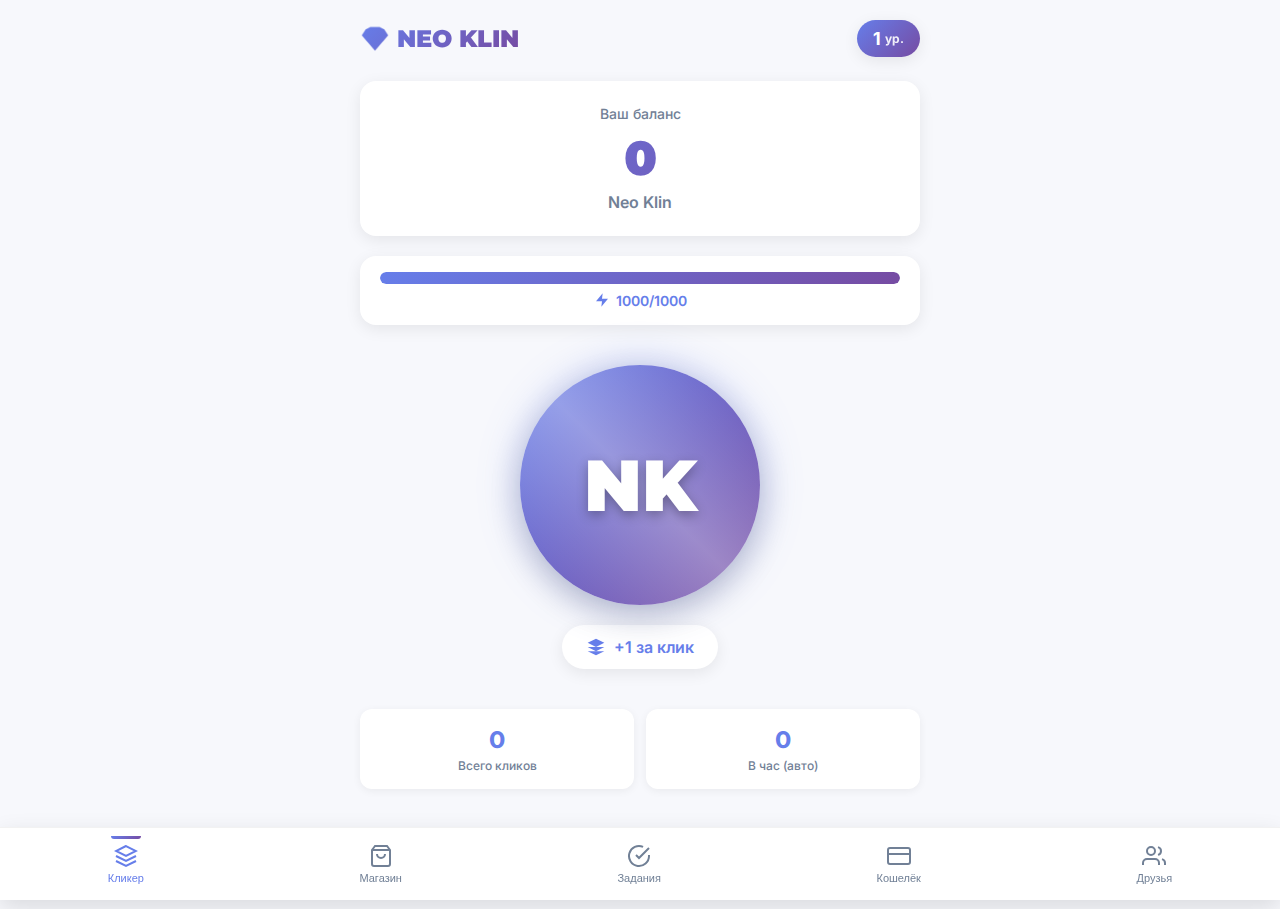
<file: index.html>
<!DOCTYPE html>
<html lang="ru">
<head>
    <meta charset="UTF-8">
    <meta name="viewport" content="width=device-width, initial-scale=1.0">
    <title>Neo Klin - Заработай Реальные Деньги!</title>
    <link rel="stylesheet" href="style.css">
    <link rel="preconnect" href="https://fonts.googleapis.com">
    <link rel="preconnect" href="https://fonts.gstatic.com" crossorigin>
    <link href="https://fonts.googleapis.com/css2?family=Montserrat:wght@400;600;700;800;900&family=Inter:wght@300;400;500;600;700&display=swap" rel="stylesheet">
</head>
<body>
    <!-- Навигация -->
    <nav class="bottom-nav">
        <button class="nav-btn active" data-screen="tap">
            <svg width="24" height="24" viewBox="0 0 24 24" fill="none" stroke="currentColor" stroke-width="2">
                <path d="M12 2L2 7l10 5 10-5-10-5zM2 17l10 5 10-5M2 12l10 5 10-5"/>
            </svg>
            <span>Кликер</span>
        </button>
        <button class="nav-btn" data-screen="shop">
            <svg width="24" height="24" viewBox="0 0 24 24" fill="none" stroke="currentColor" stroke-width="2">
                <path d="M6 2L3 6v14a2 2 0 0 0 2 2h14a2 2 0 0 0 2-2V6l-3-4z"/>
                <line x1="3" y1="6" x2="21" y2="6"/>
                <path d="M16 10a4 4 0 0 1-8 0"/>
            </svg>
            <span>Магазин</span>
        </button>
        <button class="nav-btn" data-screen="quests">
            <svg width="24" height="24" viewBox="0 0 24 24" fill="none" stroke="currentColor" stroke-width="2">
                <path d="M22 11.08V12a10 10 0 1 1-5.93-9.14"/>
                <polyline points="22 4 12 14.01 9 11.01"/>
            </svg>
            <span>Задания</span>
        </button>
        <button class="nav-btn" data-screen="wallet">
            <svg width="24" height="24" viewBox="0 0 24 24" fill="none" stroke="currentColor" stroke-width="2">
                <rect x="1" y="4" width="22" height="16" rx="2" ry="2"/>
                <line x1="1" y1="10" x2="23" y2="10"/>
            </svg>
            <span>Кошелёк</span>
        </button>
        <button class="nav-btn" data-screen="referrals">
            <svg width="24" height="24" viewBox="0 0 24 24" fill="none" stroke="currentColor" stroke-width="2">
                <path d="M17 21v-2a4 4 0 0 0-4-4H5a4 4 0 0 0-4 4v2"/>
                <circle cx="9" cy="7" r="4"/>
                <path d="M23 21v-2a4 4 0 0 0-3-3.87"/>
                <path d="M16 3.13a4 4 0 0 1 0 7.75"/>
            </svg>
            <span>Друзья</span>
        </button>
    </nav>

    <!-- Экран 1: Кликер -->
    <div class="screen active" id="tap-screen">
        <div class="header">
            <div class="logo">
                <h1>💎 NEO KLIN</h1>
            </div>
            <div class="user-stats">
                <div class="level-badge">
                    <span class="level-number" id="userLevel">1</span>
                    <span class="level-text">ур.</span>
                </div>
            </div>
        </div>

        <div class="balance-section">
            <div class="balance-label">Ваш баланс</div>
            <div class="balance-amount" id="balance">0</div>
            <div class="balance-currency">Neo Klin</div>
        </div>

        <div class="energy-section">
            <div class="energy-bar-container">
                <div class="energy-bar" id="energyBar"></div>
            </div>
            <div class="energy-text">
                <svg width="16" height="16" viewBox="0 0 24 24" fill="currentColor">
                    <polygon points="13 2 3 14 12 14 11 22 21 10 12 10 13 2"/>
                </svg>
                <span id="energyText">1000/1000</span>
            </div>
        </div>

        <div class="tap-area">
            <button class="coin-btn" id="coinBtn">
                <div class="coin-inner">
                    <span class="coin-text">NK</span>
                    <div class="coin-shine"></div>
                </div>
            </button>
            <div class="tap-info">
                <div class="tap-power">
                    <svg width="20" height="20" viewBox="0 0 24 24" fill="currentColor">
                        <path d="M12 2L2 7l10 5 10-5-10-5zM2 17l10 5 10-5M2 12l10 5 10-5"/>
                    </svg>
                    <span>+<span id="tapPower">1</span> за клик</span>
                </div>
            </div>
        </div>

        <div class="stats-mini">
            <div class="stat-item">
                <div class="stat-value" id="totalClicks">0</div>
                <div class="stat-label">Всего кликов</div>
            </div>
            <div class="stat-item">
                <div class="stat-value" id="autoIncome">0</div>
                <div class="stat-label">В час (авто)</div>
            </div>
        </div>
    </div>

    <!-- Экран 2: Магазин -->
    <div class="screen" id="shop-screen">
        <div class="screen-header">
            <h2>💎 Магазин улучшений</h2>
            <p class="screen-subtitle">Увеличь свой доход!</p>
        </div>

        <div class="upgrades-container" id="upgradesContainer">
            <!-- Карточки улучшений генерируются JS -->
        </div>
    </div>

    <!-- Экран 3: Задания -->
    <div class="screen" id="quests-screen">
        <div class="screen-header">
            <h2>🎯 Задания</h2>
            <p class="screen-subtitle">Выполняй и получай бонусы!</p>
        </div>

        <!-- Ежедневные награды -->
        <div class="daily-rewards">
            <h3 class="section-title">📅 Ежедневный вход</h3>
            <div class="daily-grid" id="dailyGrid">
                <!-- Генерируется JS -->
            </div>
        </div>

        <!-- Достижения -->
        <div class="achievements-section">
            <h3 class="section-title">🏆 Достижения</h3>
            <div class="achievements-list" id="achievementsList">
                <!-- Генерируется JS -->
            </div>
        </div>

        <!-- Социальные задания -->
        <div class="social-quests">
            <h3 class="section-title">📱 Социальные задания</h3>
            <div class="social-list" id="socialList">
                <!-- Генерируется JS -->
            </div>
        </div>
    </div>

    <!-- Экран 4: Кошелёк -->
    <div class="screen" id="wallet-screen">
        <div class="screen-header">
            <h2>💰 Вывод средств</h2>
            <p class="screen-subtitle">Забирай заработанное!</p>
        </div>

        <div class="withdraw-section">
            <div class="withdraw-balance">
                <div class="withdraw-label">Доступно к выводу</div>
                <div class="withdraw-amount" id="withdrawBalance">0 ₸</div>
            </div>

            <div class="withdraw-progress">
                <div class="progress-bar-container">
                    <div class="progress-bar" id="withdrawProgress"></div>
                </div>
                <div class="progress-text">
                    <span id="withdrawCurrent">0</span> из <span id="withdrawMin">5000</span> ₸
                </div>
            </div>

            <div class="withdraw-form">
                <div class="form-group">
                    <label>Способ вывода</label>
                    <select id="withdrawMethod">
                        <option value="kaspi">Kaspi Gold</option>
                        <option value="phone">Номер телефона</option>
                    </select>
                </div>

                <div class="form-group">
                    <label>Номер для вывода</label>
                    <input type="text" id="withdrawNumber" placeholder="+7 (___) ___-__-__">
                </div>

                <div class="form-group">
                    <label>Сумма вывода (₸)</label>
                    <input type="number" id="withdrawAmount" placeholder="5000" min="5000">
                </div>

                <button class="btn-primary" id="withdrawBtn" disabled>
                    Подать заявку на вывод
                </button>

                <div class="withdraw-info">
                    ℹ️ Минимальная сумма вывода - 5000 ₸<br>
                    ⏰ Обработка заявок - до 24 часов<br>
                    💵 Курс: 1000 NK = 1000 ₸
                </div>
            </div>

            <div class="withdraw-history">
                <h3 class="section-title">📋 История выплат</h3>
                <div class="history-list" id="historyList">
                    <div class="empty-state">
                        <svg width="64" height="64" viewBox="0 0 24 24" fill="none" stroke="currentColor" stroke-width="1.5">
                            <circle cx="12" cy="12" r="10"/>
                            <line x1="12" y1="16" x2="12" y2="12"/>
                            <line x1="12" y1="8" x2="12.01" y2="8"/>
                        </svg>
                        <p>Пока нет заявок на вывод</p>
                    </div>
                </div>
            </div>
        </div>
    </div>

    <!-- Экран 5: Рефералы -->
    <div class="screen" id="referrals-screen">
        <div class="screen-header">
            <h2>👥 Пригласи друзей</h2>
            <p class="screen-subtitle">Получай 10% от их кликов!</p>
        </div>

        <div class="referral-stats">
            <div class="ref-stat-card">
                <div class="ref-stat-value" id="refCount">0</div>
                <div class="ref-stat-label">Друзей</div>
            </div>
            <div class="ref-stat-card">
                <div class="ref-stat-value" id="refEarnings">0</div>
                <div class="ref-stat-label">Заработано</div>
            </div>
        </div>

        <div class="referral-link-section">
            <div class="referral-link">
                <input type="text" id="refLink" value="https://neoklin.kz/ref/12345" readonly>
                <button class="btn-copy" id="copyRefBtn">
                    <svg width="20" height="20" viewBox="0 0 24 24" fill="none" stroke="currentColor" stroke-width="2">
                        <rect x="9" y="9" width="13" height="13" rx="2" ry="2"/>
                        <path d="M5 15H4a2 2 0 0 1-2-2V4a2 2 0 0 1 2-2h9a2 2 0 0 1 2 2v1"/>
                    </svg>
                </button>
            </div>
            <button class="btn-share" id="shareBtn">
                <svg width="20" height="20" viewBox="0 0 24 24" fill="none" stroke="currentColor" stroke-width="2">
                    <circle cx="18" cy="5" r="3"/>
                    <circle cx="6" cy="12" r="3"/>
                    <circle cx="18" cy="19" r="3"/>
                    <line x1="8.59" y1="13.51" x2="15.42" y2="17.49"/>
                    <line x1="15.41" y1="6.51" x2="8.59" y2="10.49"/>
                </svg>
                Поделиться ссылкой
            </button>
        </div>

        <div class="referral-list">
            <h3 class="section-title">Твои рефералы</h3>
            <div class="ref-list-container" id="refListContainer">
                <div class="empty-state">
                    <svg width="64" height="64" viewBox="0 0 24 24" fill="none" stroke="currentColor" stroke-width="1.5">
                        <path d="M17 21v-2a4 4 0 0 0-4-4H5a4 4 0 0 0-4 4v2"/>
                        <circle cx="9" cy="7" r="4"/>
                        <path d="M23 21v-2a4 4 0 0 0-3-3.87"/>
                        <path d="M16 3.13a4 4 0 0 1 0 7.75"/>
                    </svg>
                    <p>Пригласи первого друга!</p>
                </div>
            </div>
        </div>
    </div>

    <!-- Модальное окно достижения -->
    <div class="modal" id="achievementModal">
        <div class="modal-content achievement-content">
            <div class="achievement-icon">🎉</div>
            <h3 class="achievement-title" id="achievementTitle">Достижение разблокировано!</h3>
            <p class="achievement-desc" id="achievementDesc"></p>
            <div class="achievement-reward" id="achievementReward"></div>
            <button class="btn-primary" onclick="closeModal('achievementModal')">Забрать!</button>
        </div>
    </div>

    <!-- Модальное окно уведомления -->
    <div class="toast" id="toast"></div>

    <!-- Подключение скриптов -->
    <script src="config.js"></script>
    <script src="storage.js"></script>
    <script src="game.js"></script>
    <script src="ui.js"></script>
    <script src="main.js"></script>
</body>
</html>
</file>
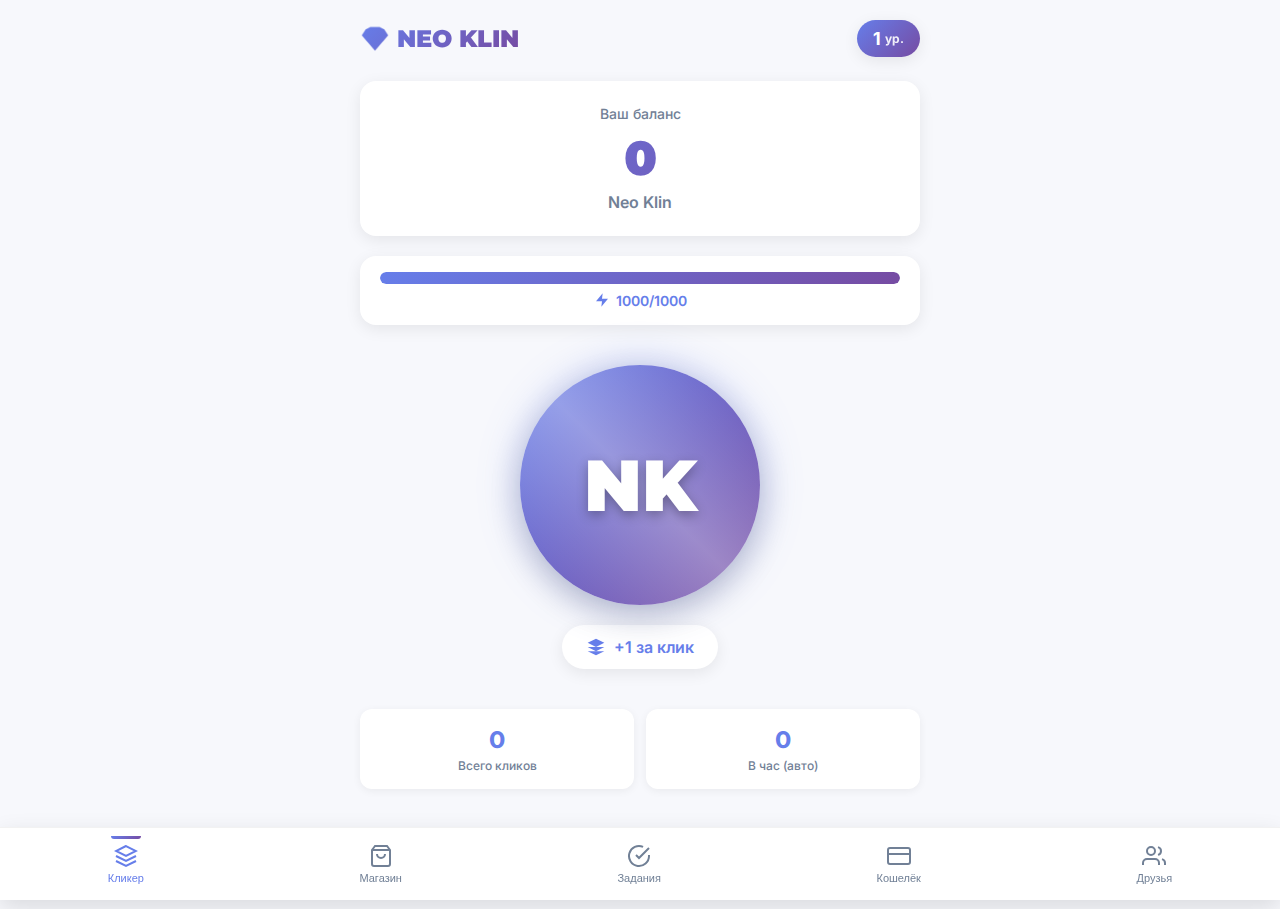
<file: index (3).html>
<!DOCTYPE html>
<html lang="ru">
<head>
    <meta charset="UTF-8">
    <meta name="viewport" content="width=device-width, initial-scale=1.0">
    <title>Neo Klin - Заработай Реальные Деньги!</title>
    <link rel="stylesheet" href="style.css">
    <link rel="preconnect" href="https://fonts.googleapis.com">
    <link rel="preconnect" href="https://fonts.gstatic.com" crossorigin>
    <link href="https://fonts.googleapis.com/css2?family=Montserrat:wght@400;600;700;800;900&family=Inter:wght@300;400;500;600;700&display=swap" rel="stylesheet">
</head>
<body>
    <!-- Навигация -->
    <nav class="bottom-nav">
        <button class="nav-btn active" data-screen="tap">
            <svg width="24" height="24" viewBox="0 0 24 24" fill="none" stroke="currentColor" stroke-width="2">
                <path d="M12 2L2 7l10 5 10-5-10-5zM2 17l10 5 10-5M2 12l10 5 10-5"/>
            </svg>
            <span>Кликер</span>
        </button>
        <button class="nav-btn" data-screen="shop">
            <svg width="24" height="24" viewBox="0 0 24 24" fill="none" stroke="currentColor" stroke-width="2">
                <path d="M6 2L3 6v14a2 2 0 0 0 2 2h14a2 2 0 0 0 2-2V6l-3-4z"/>
                <line x1="3" y1="6" x2="21" y2="6"/>
                <path d="M16 10a4 4 0 0 1-8 0"/>
            </svg>
            <span>Магазин</span>
        </button>
        <button class="nav-btn" data-screen="quests">
            <svg width="24" height="24" viewBox="0 0 24 24" fill="none" stroke="currentColor" stroke-width="2">
                <path d="M22 11.08V12a10 10 0 1 1-5.93-9.14"/>
                <polyline points="22 4 12 14.01 9 11.01"/>
            </svg>
            <span>Задания</span>
        </button>
        <button class="nav-btn" data-screen="wallet">
            <svg width="24" height="24" viewBox="0 0 24 24" fill="none" stroke="currentColor" stroke-width="2">
                <rect x="1" y="4" width="22" height="16" rx="2" ry="2"/>
                <line x1="1" y1="10" x2="23" y2="10"/>
            </svg>
            <span>Кошелёк</span>
        </button>
        <button class="nav-btn" data-screen="referrals">
            <svg width="24" height="24" viewBox="0 0 24 24" fill="none" stroke="currentColor" stroke-width="2">
                <path d="M17 21v-2a4 4 0 0 0-4-4H5a4 4 0 0 0-4 4v2"/>
                <circle cx="9" cy="7" r="4"/>
                <path d="M23 21v-2a4 4 0 0 0-3-3.87"/>
                <path d="M16 3.13a4 4 0 0 1 0 7.75"/>
            </svg>
            <span>Друзья</span>
        </button>
    </nav>

    <!-- Экран 1: Кликер -->
    <div class="screen active" id="tap-screen">
        <div class="header">
            <div class="logo">
                <h1>💎 NEO KLIN</h1>
            </div>
            <div class="user-stats">
                <div class="level-badge">
                    <span class="level-number" id="userLevel">1</span>
                    <span class="level-text">ур.</span>
                </div>
            </div>
        </div>

        <div class="balance-section">
            <div class="balance-label">Ваш баланс</div>
            <div class="balance-amount" id="balance">0</div>
            <div class="balance-currency">Neo Klin</div>
        </div>

        <div class="energy-section">
            <div class="energy-bar-container">
                <div class="energy-bar" id="energyBar"></div>
            </div>
            <div class="energy-text">
                <svg width="16" height="16" viewBox="0 0 24 24" fill="currentColor">
                    <polygon points="13 2 3 14 12 14 11 22 21 10 12 10 13 2"/>
                </svg>
                <span id="energyText">1000/1000</span>
            </div>
        </div>

        <div class="tap-area">
            <button class="coin-btn" id="coinBtn">
                <div class="coin-inner">
                    <span class="coin-text">NK</span>
                    <div class="coin-shine"></div>
                </div>
            </button>
            <div class="tap-info">
                <div class="tap-power">
                    <svg width="20" height="20" viewBox="0 0 24 24" fill="currentColor">
                        <path d="M12 2L2 7l10 5 10-5-10-5zM2 17l10 5 10-5M2 12l10 5 10-5"/>
                    </svg>
                    <span>+<span id="tapPower">1</span> за клик</span>
                </div>
            </div>
        </div>

        <div class="stats-mini">
            <div class="stat-item">
                <div class="stat-value" id="totalClicks">0</div>
                <div class="stat-label">Всего кликов</div>
            </div>
            <div class="stat-item">
                <div class="stat-value" id="autoIncome">0</div>
                <div class="stat-label">В час (авто)</div>
            </div>
        </div>
    </div>

    <!-- Экран 2: Магазин -->
    <div class="screen" id="shop-screen">
        <div class="screen-header">
            <h2>💎 Магазин улучшений</h2>
            <p class="screen-subtitle">Увеличь свой доход!</p>
        </div>

        <div class="upgrades-container" id="upgradesContainer">
            <!-- Карточки улучшений генерируются JS -->
        </div>
    </div>

    <!-- Экран 3: Задания -->
    <div class="screen" id="quests-screen">
        <div class="screen-header">
            <h2>🎯 Задания</h2>
            <p class="screen-subtitle">Выполняй и получай бонусы!</p>
        </div>

        <!-- Ежедневные награды -->
        <div class="daily-rewards">
            <h3 class="section-title">📅 Ежедневный вход</h3>
            <div class="daily-grid" id="dailyGrid">
                <!-- Генерируется JS -->
            </div>
        </div>

        <!-- Достижения -->
        <div class="achievements-section">
            <h3 class="section-title">🏆 Достижения</h3>
            <div class="achievements-list" id="achievementsList">
                <!-- Генерируется JS -->
            </div>
        </div>

        <!-- Социальные задания -->
        <div class="social-quests">
            <h3 class="section-title">📱 Социальные задания</h3>
            <div class="social-list" id="socialList">
                <!-- Генерируется JS -->
            </div>
        </div>
    </div>

    <!-- Экран 4: Кошелёк -->
    <div class="screen" id="wallet-screen">
        <div class="screen-header">
            <h2>💰 Вывод средств</h2>
            <p class="screen-subtitle">Забирай заработанное!</p>
        </div>

        <div class="withdraw-section">
            <div class="withdraw-balance">
                <div class="withdraw-label">Доступно к выводу</div>
                <div class="withdraw-amount" id="withdrawBalance">0 ₸</div>
            </div>

            <div class="withdraw-progress">
                <div class="progress-bar-container">
                    <div class="progress-bar" id="withdrawProgress"></div>
                </div>
                <div class="progress-text">
                    <span id="withdrawCurrent">0</span> из <span id="withdrawMin">5000</span> ₸
                </div>
            </div>

            <div class="withdraw-form">
                <div class="form-group">
                    <label>Способ вывода</label>
                    <select id="withdrawMethod">
                        <option value="kaspi">Kaspi Gold</option>
                        <option value="phone">Номер телефона</option>
                    </select>
                </div>

                <div class="form-group">
                    <label>Номер для вывода</label>
                    <input type="text" id="withdrawNumber" placeholder="+7 (___) ___-__-__">
                </div>

                <div class="form-group">
                    <label>Сумма вывода (₸)</label>
                    <input type="number" id="withdrawAmount" placeholder="5000" min="5000">
                </div>

                <button class="btn-primary" id="withdrawBtn" disabled>
                    Подать заявку на вывод
                </button>

                <div class="withdraw-info">
                    ℹ️ Минимальная сумма вывода - 5000 ₸<br>
                    ⏰ Обработка заявок - до 24 часов<br>
                    💵 Курс: 1000 NK = 1000 ₸
                </div>
            </div>

            <div class="withdraw-history">
                <h3 class="section-title">📋 История выплат</h3>
                <div class="history-list" id="historyList">
                    <div class="empty-state">
                        <svg width="64" height="64" viewBox="0 0 24 24" fill="none" stroke="currentColor" stroke-width="1.5">
                            <circle cx="12" cy="12" r="10"/>
                            <line x1="12" y1="16" x2="12" y2="12"/>
                            <line x1="12" y1="8" x2="12.01" y2="8"/>
                        </svg>
                        <p>Пока нет заявок на вывод</p>
                    </div>
                </div>
            </div>
        </div>
    </div>

    <!-- Экран 5: Рефералы -->
    <div class="screen" id="referrals-screen">
        <div class="screen-header">
            <h2>👥 Пригласи друзей</h2>
            <p class="screen-subtitle">Получай 10% от их кликов!</p>
        </div>

        <div class="referral-stats">
            <div class="ref-stat-card">
                <div class="ref-stat-value" id="refCount">0</div>
                <div class="ref-stat-label">Друзей</div>
            </div>
            <div class="ref-stat-card">
                <div class="ref-stat-value" id="refEarnings">0</div>
                <div class="ref-stat-label">Заработано</div>
            </div>
        </div>

        <div class="referral-link-section">
            <div class="referral-link">
                <input type="text" id="refLink" value="https://neoklin.kz/ref/12345" readonly>
                <button class="btn-copy" id="copyRefBtn">
                    <svg width="20" height="20" viewBox="0 0 24 24" fill="none" stroke="currentColor" stroke-width="2">
                        <rect x="9" y="9" width="13" height="13" rx="2" ry="2"/>
                        <path d="M5 15H4a2 2 0 0 1-2-2V4a2 2 0 0 1 2-2h9a2 2 0 0 1 2 2v1"/>
                    </svg>
                </button>
            </div>
            <button class="btn-share" id="shareBtn">
                <svg width="20" height="20" viewBox="0 0 24 24" fill="none" stroke="currentColor" stroke-width="2">
                    <circle cx="18" cy="5" r="3"/>
                    <circle cx="6" cy="12" r="3"/>
                    <circle cx="18" cy="19" r="3"/>
                    <line x1="8.59" y1="13.51" x2="15.42" y2="17.49"/>
                    <line x1="15.41" y1="6.51" x2="8.59" y2="10.49"/>
                </svg>
                Поделиться ссылкой
            </button>
        </div>

        <div class="referral-list">
            <h3 class="section-title">Твои рефералы</h3>
            <div class="ref-list-container" id="refListContainer">
                <div class="empty-state">
                    <svg width="64" height="64" viewBox="0 0 24 24" fill="none" stroke="currentColor" stroke-width="1.5">
                        <path d="M17 21v-2a4 4 0 0 0-4-4H5a4 4 0 0 0-4 4v2"/>
                        <circle cx="9" cy="7" r="4"/>
                        <path d="M23 21v-2a4 4 0 0 0-3-3.87"/>
                        <path d="M16 3.13a4 4 0 0 1 0 7.75"/>
                    </svg>
                    <p>Пригласи первого друга!</p>
                </div>
            </div>
        </div>
    </div>

    <!-- Модальное окно достижения -->
    <div class="modal" id="achievementModal">
        <div class="modal-content achievement-content">
            <div class="achievement-icon">🎉</div>
            <h3 class="achievement-title" id="achievementTitle">Достижение разблокировано!</h3>
            <p class="achievement-desc" id="achievementDesc"></p>
            <div class="achievement-reward" id="achievementReward"></div>
            <button class="btn-primary" onclick="closeModal('achievementModal')">Забрать!</button>
        </div>
    </div>

    <!-- Модальное окно уведомления -->
    <div class="toast" id="toast"></div>

    <!-- Подключение скриптов -->
    <script src="config.js"></script>
    <script src="storage.js"></script>
    <script src="game.js"></script>
    <script src="ui.js"></script>
    <script src="main.js"></script>
</body>
</html>
</file>
<file: style.css>
/* ===== Базовые стили ===== */
* {
    margin: 0;
    padding: 0;
    box-sizing: border-box;
}

:root {
    /* Основная палитра - мягкие цвета */
    --primary: #667eea;
    --primary-light: #764ba2;
    --secondary: #f093fb;
    --accent: #fbc2eb;
    
    /* Фоны */
    --bg-main: #f7f8fc;
    --bg-card: #ffffff;
    --bg-dark: #1a1d2e;
    
    /* Текст */
    --text-primary: #2d3748;
    --text-secondary: #718096;
    --text-light: #a0aec0;
    
    /* Градиенты */
    --gradient-primary: linear-gradient(135deg, #667eea 0%, #764ba2 100%);
    --gradient-secondary: linear-gradient(135deg, #f093fb 0%, #f5576c 100%);
    --gradient-success: linear-gradient(135deg, #4facfe 0%, #00f2fe 100%);
    --gradient-gold: linear-gradient(135deg, #ffd89b 0%, #19547b 100%);
    
    /* Тени */
    --shadow-sm: 0 2px 8px rgba(0, 0, 0, 0.06);
    --shadow-md: 0 4px 16px rgba(0, 0, 0, 0.08);
    --shadow-lg: 0 8px 24px rgba(0, 0, 0, 0.12);
    --shadow-xl: 0 12px 32px rgba(0, 0, 0, 0.16);
    
    /* Радиусы */
    --radius-sm: 8px;
    --radius-md: 12px;
    --radius-lg: 16px;
    --radius-xl: 24px;
    
    /* Переходы */
    --transition: all 0.3s cubic-bezier(0.4, 0, 0.2, 1);
}

body {
    font-family: 'Inter', -apple-system, BlinkMacSystemFont, 'Segoe UI', Roboto, sans-serif;
    background: var(--bg-main);
    color: var(--text-primary);
    overflow-x: hidden;
    padding-bottom: 80px;
    -webkit-font-smoothing: antialiased;
    -moz-osx-font-smoothing: grayscale;
}

/* ===== Навигация ===== */
.bottom-nav {
    position: fixed;
    bottom: 0;
    left: 0;
    right: 0;
    background: var(--bg-card);
    display: flex;
    justify-content: space-around;
    padding: 8px 0 max(8px, env(safe-area-inset-bottom));
    box-shadow: var(--shadow-lg);
    z-index: 1000;
    border-top: 1px solid rgba(0, 0, 0, 0.05);
}

.nav-btn {
    background: none;
    border: none;
    display: flex;
    flex-direction: column;
    align-items: center;
    gap: 4px;
    padding: 8px 12px;
    cursor: pointer;
    color: var(--text-secondary);
    transition: var(--transition);
    border-radius: var(--radius-sm);
    position: relative;
}

.nav-btn svg {
    width: 24px;
    height: 24px;
    transition: var(--transition);
}

.nav-btn span {
    font-size: 11px;
    font-weight: 500;
    transition: var(--transition);
}

.nav-btn:hover {
    background: rgba(102, 126, 234, 0.05);
}

.nav-btn.active {
    color: var(--primary);
}

.nav-btn.active::after {
    content: '';
    position: absolute;
    top: 0;
    left: 50%;
    transform: translateX(-50%);
    width: 30px;
    height: 3px;
    background: var(--gradient-primary);
    border-radius: 0 0 3px 3px;
}

/* ===== Экраны ===== */
.screen {
    display: none;
    padding: 20px;
    max-width: 600px;
    margin: 0 auto;
    animation: fadeIn 0.3s ease;
}

.screen.active {
    display: block;
}

@keyframes fadeIn {
    from {
        opacity: 0;
        transform: translateY(10px);
    }
    to {
        opacity: 1;
        transform: translateY(0);
    }
}

/* ===== Шапка ===== */
.header {
    display: flex;
    justify-content: space-between;
    align-items: center;
    margin-bottom: 24px;
}

.logo h1 {
    font-family: 'Montserrat', sans-serif;
    font-size: 24px;
    font-weight: 900;
    background: var(--gradient-primary);
    -webkit-background-clip: text;
    -webkit-text-fill-color: transparent;
    background-clip: text;
}

.level-badge {
    background: var(--gradient-primary);
    color: white;
    padding: 8px 16px;
    border-radius: 20px;
    display: flex;
    align-items: center;
    gap: 4px;
    box-shadow: var(--shadow-md);
    font-weight: 700;
}

.level-number {
    font-size: 18px;
}

.level-text {
    font-size: 12px;
    opacity: 0.9;
}

/* ===== Баланс ===== */
.balance-section {
    background: var(--bg-card);
    border-radius: var(--radius-lg);
    padding: 24px;
    text-align: center;
    box-shadow: var(--shadow-md);
    margin-bottom: 20px;
}

.balance-label {
    font-size: 14px;
    color: var(--text-secondary);
    font-weight: 500;
    margin-bottom: 8px;
}

.balance-amount {
    font-family: 'Montserrat', sans-serif;
    font-size: 48px;
    font-weight: 900;
    background: var(--gradient-primary);
    -webkit-background-clip: text;
    -webkit-text-fill-color: transparent;
    background-clip: text;
    line-height: 1.2;
}

.balance-currency {
    font-size: 16px;
    color: var(--text-secondary);
    font-weight: 600;
    margin-top: 4px;
}

/* ===== Энергия ===== */
.energy-section {
    background: var(--bg-card);
    border-radius: var(--radius-lg);
    padding: 16px 20px;
    box-shadow: var(--shadow-md);
    margin-bottom: 24px;
}

.energy-bar-container {
    width: 100%;
    height: 12px;
    background: rgba(102, 126, 234, 0.1);
    border-radius: 6px;
    overflow: hidden;
    margin-bottom: 8px;
}

.energy-bar {
    height: 100%;
    background: var(--gradient-primary);
    border-radius: 6px;
    transition: width 0.3s ease;
    box-shadow: 0 0 10px rgba(102, 126, 234, 0.5);
}

.energy-text {
    display: flex;
    align-items: center;
    justify-content: center;
    gap: 6px;
    color: var(--primary);
    font-weight: 600;
    font-size: 14px;
}

.energy-text svg {
    color: var(--primary);
}

/* ===== Область клика ===== */
.tap-area {
    display: flex;
    flex-direction: column;
    align-items: center;
    gap: 20px;
    margin: 40px 0;
}

.coin-btn {
    width: 240px;
    height: 240px;
    border-radius: 50%;
    border: none;
    background: var(--gradient-primary);
    cursor: pointer;
    position: relative;
    overflow: hidden;
    box-shadow: 
        var(--shadow-xl),
        0 0 40px rgba(102, 126, 234, 0.4);
    transition: transform 0.1s ease;
    -webkit-tap-highlight-color: transparent;
}

.coin-btn:active {
    transform: scale(0.92);
}

.coin-btn.clicked {
    animation: coinPulse 0.6s ease;
}

@keyframes coinPulse {
    0%, 100% { transform: scale(1); }
    25% { transform: scale(0.92); }
    50% { transform: scale(1.05); }
}

.coin-inner {
    width: 100%;
    height: 100%;
    display: flex;
    align-items: center;
    justify-content: center;
    position: relative;
}

.coin-text {
    font-family: 'Montserrat', sans-serif;
    font-size: 72px;
    font-weight: 900;
    color: white;
    text-shadow: 0 4px 12px rgba(0, 0, 0, 0.3);
    z-index: 2;
}

.coin-shine {
    position: absolute;
    top: -50%;
    left: -50%;
    width: 200%;
    height: 200%;
    background: linear-gradient(
        45deg,
        transparent 30%,
        rgba(255, 255, 255, 0.3) 50%,
        transparent 70%
    );
    animation: shine 3s infinite;
}

@keyframes shine {
    0% { transform: translateX(-100%) translateY(-100%) rotate(45deg); }
    100% { transform: translateX(100%) translateY(100%) rotate(45deg); }
}

.tap-info {
    text-align: center;
}

.tap-power {
    display: flex;
    align-items: center;
    gap: 8px;
    background: var(--bg-card);
    padding: 12px 24px;
    border-radius: 24px;
    box-shadow: var(--shadow-md);
    font-weight: 600;
    color: var(--primary);
}

/* ===== Мини статистика ===== */
.stats-mini {
    display: grid;
    grid-template-columns: 1fr 1fr;
    gap: 12px;
    margin-bottom: 20px;
}

.stat-item {
    background: var(--bg-card);
    padding: 16px;
    border-radius: var(--radius-md);
    text-align: center;
    box-shadow: var(--shadow-sm);
}

.stat-value {
    font-family: 'Montserrat', sans-serif;
    font-size: 24px;
    font-weight: 700;
    color: var(--primary);
    margin-bottom: 4px;
}

.stat-label {
    font-size: 12px;
    color: var(--text-secondary);
    font-weight: 500;
}

/* ===== Плавающие числа ===== */
.floating-number {
    position: fixed;
    font-family: 'Montserrat', sans-serif;
    font-size: 32px;
    font-weight: 900;
    color: var(--primary);
    pointer-events: none;
    z-index: 9999;
    animation: floatUp 1s ease-out forwards;
    text-shadow: 0 2px 8px rgba(102, 126, 234, 0.5);
}

@keyframes floatUp {
    0% {
        opacity: 1;
        transform: translateY(0) scale(1);
    }
    100% {
        opacity: 0;
        transform: translateY(-100px) scale(1.5);
    }
}

/* ===== Заголовки экранов ===== */
.screen-header {
    margin-bottom: 24px;
    text-align: center;
}

.screen-header h2 {
    font-family: 'Montserrat', sans-serif;
    font-size: 28px;
    font-weight: 800;
    color: var(--text-primary);
    margin-bottom: 8px;
}

.screen-subtitle {
    color: var(--text-secondary);
    font-size: 14px;
}

.section-title {
    font-family: 'Montserrat', sans-serif;
    font-size: 18px;
    font-weight: 700;
    color: var(--text-primary);
    margin-bottom: 16px;
}

/* ===== Улучшения ===== */
.upgrades-container {
    display: flex;
    flex-direction: column;
    gap: 12px;
}

.upgrade-card {
    background: var(--bg-card);
    border-radius: var(--radius-md);
    padding: 16px;
    box-shadow: var(--shadow-sm);
    display: flex;
    align-items: center;
    gap: 16px;
    cursor: pointer;
    transition: var(--transition);
    border: 2px solid transparent;
}

.upgrade-card:hover {
    transform: translateY(-2px);
    box-shadow: var(--shadow-md);
    border-color: var(--primary);
}

.upgrade-card.locked {
    opacity: 0.5;
    cursor: not-allowed;
}

.upgrade-card.locked:hover {
    transform: none;
    box-shadow: var(--shadow-sm);
    border-color: transparent;
}

.upgrade-icon {
    width: 56px;
    height: 56px;
    border-radius: var(--radius-md);
    background: var(--gradient-primary);
    display: flex;
    align-items: center;
    justify-content: center;
    font-size: 28px;
    flex-shrink: 0;
}

.upgrade-info {
    flex: 1;
}

.upgrade-name {
    font-weight: 700;
    font-size: 16px;
    color: var(--text-primary);
    margin-bottom: 4px;
}

.upgrade-desc {
    font-size: 13px;
    color: var(--text-secondary);
    margin-bottom: 8px;
}

.upgrade-stats {
    display: flex;
    gap: 16px;
    font-size: 12px;
}

.upgrade-level {
    color: var(--primary);
    font-weight: 600;
}

.upgrade-cost {
    color: var(--text-secondary);
    font-weight: 600;
}

.upgrade-cost.affordable {
    color: #48bb78;
}

/* ===== Ежедневные награды ===== */
.daily-rewards {
    margin-bottom: 32px;
}

.daily-grid {
    display: grid;
    grid-template-columns: repeat(7, 1fr);
    gap: 8px;
}

.daily-item {
    background: var(--bg-card);
    border-radius: var(--radius-sm);
    padding: 12px 8px;
    text-align: center;
    box-shadow: var(--shadow-sm);
    border: 2px solid transparent;
    transition: var(--transition);
}

.daily-item.claimed {
    background: var(--gradient-success);
    color: white;
    border-color: #00f2fe;
}

.daily-item.today {
    border-color: var(--primary);
    box-shadow: var(--shadow-md);
}

.daily-day {
    font-size: 11px;
    font-weight: 600;
    margin-bottom: 8px;
    color: var(--text-secondary);
}

.daily-item.claimed .daily-day,
.daily-item.claimed .daily-reward {
    color: white;
}

.daily-reward {
    font-family: 'Montserrat', sans-serif;
    font-size: 14px;
    font-weight: 700;
    color: var(--primary);
}

/* ===== Достижения ===== */
.achievements-section {
    margin-bottom: 32px;
}

.achievements-list {
    display: flex;
    flex-direction: column;
    gap: 12px;
}

.achievement-item {
    background: var(--bg-card);
    border-radius: var(--radius-md);
    padding: 16px;
    box-shadow: var(--shadow-sm);
    display: flex;
    align-items: center;
    gap: 16px;
    border: 2px solid transparent;
    transition: var(--transition);
}

.achievement-item.unlocked {
    background: var(--gradient-success);
    color: white;
    border-color: #00f2fe;
}

.achievement-icon {
    width: 48px;
    height: 48px;
    border-radius: 50%;
    background: rgba(102, 126, 234, 0.1);
    display: flex;
    align-items: center;
    justify-content: center;
    font-size: 24px;
    flex-shrink: 0;
}

.achievement-item.unlocked .achievement-icon {
    background: rgba(255, 255, 255, 0.2);
}

.achievement-info {
    flex: 1;
}

.achievement-name {
    font-weight: 700;
    font-size: 15px;
    margin-bottom: 4px;
}

.achievement-desc {
    font-size: 13px;
    opacity: 0.8;
}

.achievement-progress {
    font-size: 12px;
    margin-top: 8px;
}

.progress-bar-sm {
    width: 100%;
    height: 6px;
    background: rgba(0, 0, 0, 0.1);
    border-radius: 3px;
    overflow: hidden;
    margin-top: 4px;
}

.progress-bar-sm .fill {
    height: 100%;
    background: var(--primary);
    border-radius: 3px;
    transition: width 0.3s ease;
}

.achievement-item.unlocked .progress-bar-sm .fill {
    background: white;
}

.achievement-reward {
    font-family: 'Montserrat', sans-serif;
    font-weight: 700;
    color: var(--primary);
    white-space: nowrap;
}

.achievement-item.unlocked .achievement-reward {
    color: white;
}

/* ===== Социальные задания ===== */
.social-quests {
    margin-bottom: 32px;
}

.social-list {
    display: flex;
    flex-direction: column;
    gap: 12px;
}

.social-item {
    background: var(--bg-card);
    border-radius: var(--radius-md);
    padding: 16px;
    box-shadow: var(--shadow-sm);
    display: flex;
    align-items: center;
    gap: 16px;
    cursor: pointer;
    transition: var(--transition);
    border: 2px solid transparent;
}

.social-item:hover {
    transform: translateY(-2px);
    box-shadow: var(--shadow-md);
    border-color: var(--primary);
}

.social-item.completed {
    opacity: 0.6;
    cursor: default;
}

.social-item.completed:hover {
    transform: none;
    box-shadow: var(--shadow-sm);
    border-color: transparent;
}

.social-icon {
    width: 48px;
    height: 48px;
    border-radius: 50%;
    background: var(--gradient-secondary);
    display: flex;
    align-items: center;
    justify-content: center;
    font-size: 24px;
    flex-shrink: 0;
}

.social-info {
    flex: 1;
}

.social-name {
    font-weight: 700;
    font-size: 15px;
    margin-bottom: 4px;
}

.social-desc {
    font-size: 13px;
    color: var(--text-secondary);
}

.social-reward {
    font-family: 'Montserrat', sans-serif;
    font-weight: 700;
    color: var(--primary);
    font-size: 14px;
}

/* ===== Вывод средств ===== */
.withdraw-section {
    display: flex;
    flex-direction: column;
    gap: 24px;
}

.withdraw-balance {
    background: var(--gradient-gold);
    color: white;
    border-radius: var(--radius-lg);
    padding: 32px;
    text-align: center;
    box-shadow: var(--shadow-lg);
}

.withdraw-label {
    font-size: 14px;
    opacity: 0.9;
    margin-bottom: 8px;
}

.withdraw-amount {
    font-family: 'Montserrat', sans-serif;
    font-size: 48px;
    font-weight: 900;
}

.withdraw-progress {
    background: var(--bg-card);
    border-radius: var(--radius-md);
    padding: 20px;
    box-shadow: var(--shadow-sm);
}

.progress-bar-container {
    width: 100%;
    height: 16px;
    background: rgba(102, 126, 234, 0.1);
    border-radius: 8px;
    overflow: hidden;
    margin-bottom: 12px;
}

.progress-bar {
    height: 100%;
    background: var(--gradient-primary);
    border-radius: 8px;
    transition: width 0.5s ease;
}

.progress-text {
    text-align: center;
    font-weight: 600;
    color: var(--text-secondary);
    font-size: 14px;
}

.withdraw-form {
    background: var(--bg-card);
    border-radius: var(--radius-md);
    padding: 24px;
    box-shadow: var(--shadow-sm);
}

.form-group {
    margin-bottom: 20px;
}

.form-group label {
    display: block;
    font-weight: 600;
    font-size: 14px;
    color: var(--text-primary);
    margin-bottom: 8px;
}

.form-group select,
.form-group input {
    width: 100%;
    padding: 14px 16px;
    border: 2px solid rgba(102, 126, 234, 0.2);
    border-radius: var(--radius-sm);
    font-size: 15px;
    font-family: inherit;
    background: var(--bg-main);
    color: var(--text-primary);
    transition: var(--transition);
}

.form-group select:focus,
.form-group input:focus {
    outline: none;
    border-color: var(--primary);
    box-shadow: 0 0 0 4px rgba(102, 126, 234, 0.1);
}

.btn-primary {
    width: 100%;
    padding: 16px;
    background: var(--gradient-primary);
    color: white;
    border: none;
    border-radius: var(--radius-sm);
    font-size: 16px;
    font-weight: 700;
    cursor: pointer;
    transition: var(--transition);
    box-shadow: var(--shadow-md);
}

.btn-primary:hover {
    transform: translateY(-2px);
    box-shadow: var(--shadow-lg);
}

.btn-primary:disabled {
    background: var(--text-light);
    cursor: not-allowed;
    transform: none;
}

.withdraw-info {
    background: rgba(102, 126, 234, 0.05);
    padding: 16px;
    border-radius: var(--radius-sm);
    font-size: 13px;
    color: var(--text-secondary);
    line-height: 1.6;
    margin-top: 16px;
}

.withdraw-history {
    background: var(--bg-card);
    border-radius: var(--radius-md);
    padding: 24px;
    box-shadow: var(--shadow-sm);
}

.history-list {
    display: flex;
    flex-direction: column;
    gap: 12px;
}

.history-item {
    padding: 16px;
    background: var(--bg-main);
    border-radius: var(--radius-sm);
    display: flex;
    justify-content: space-between;
    align-items: center;
}

.history-date {
    font-size: 13px;
    color: var(--text-secondary);
}

.history-amount {
    font-family: 'Montserrat', sans-serif;
    font-weight: 700;
    font-size: 16px;
    color: var(--primary);
}

.history-status {
    font-size: 12px;
    padding: 4px 12px;
    border-radius: 12px;
    font-weight: 600;
}

.history-status.pending {
    background: rgba(251, 194, 235, 0.2);
    color: #f5576c;
}

.history-status.completed {
    background: rgba(79, 172, 254, 0.2);
    color: #00f2fe;
}

/* ===== Рефералы ===== */
.referral-stats {
    display: grid;
    grid-template-columns: 1fr 1fr;
    gap: 12px;
    margin-bottom: 24px;
}

.ref-stat-card {
    background: var(--gradient-primary);
    color: white;
    border-radius: var(--radius-md);
    padding: 24px;
    text-align: center;
    box-shadow: var(--shadow-md);
}

.ref-stat-value {
    font-family: 'Montserrat', sans-serif;
    font-size: 36px;
    font-weight: 900;
    margin-bottom: 4px;
}

.ref-stat-label {
    font-size: 13px;
    opacity: 0.9;
}

.referral-link-section {
    background: var(--bg-card);
    border-radius: var(--radius-md);
    padding: 24px;
    box-shadow: var(--shadow-sm);
    margin-bottom: 24px;
}

.referral-link {
    display: flex;
    gap: 8px;
    margin-bottom: 12px;
}

.referral-link input {
    flex: 1;
    padding: 14px 16px;
    border: 2px solid rgba(102, 126, 234, 0.2);
    border-radius: var(--radius-sm);
    font-size: 14px;
    background: var(--bg-main);
    color: var(--text-primary);
}

.btn-copy {
    padding: 14px 16px;
    background: var(--gradient-primary);
    color: white;
    border: none;
    border-radius: var(--radius-sm);
    cursor: pointer;
    transition: var(--transition);
    display: flex;
    align-items: center;
    justify-content: center;
}

.btn-copy:hover {
    transform: scale(1.05);
}

.btn-share {
    width: 100%;
    padding: 14px;
    background: var(--gradient-secondary);
    color: white;
    border: none;
    border-radius: var(--radius-sm);
    font-size: 15px;
    font-weight: 600;
    cursor: pointer;
    transition: var(--transition);
    display: flex;
    align-items: center;
    justify-content: center;
    gap: 8px;
}

.btn-share:hover {
    transform: translateY(-2px);
    box-shadow: var(--shadow-md);
}

.referral-list {
    background: var(--bg-card);
    border-radius: var(--radius-md);
    padding: 24px;
    box-shadow: var(--shadow-sm);
}

.ref-list-container {
    display: flex;
    flex-direction: column;
    gap: 12px;
}

.ref-item {
    padding: 16px;
    background: var(--bg-main);
    border-radius: var(--radius-sm);
    display: flex;
    justify-content: space-between;
    align-items: center;
}

.ref-name {
    font-weight: 600;
    color: var(--text-primary);
}

.ref-earnings {
    font-family: 'Montserrat', sans-serif;
    font-weight: 700;
    color: var(--primary);
}

/* ===== Empty State ===== */
.empty-state {
    text-align: center;
    padding: 40px 20px;
    color: var(--text-secondary);
}

.empty-state svg {
    margin-bottom: 16px;
    opacity: 0.3;
}

.empty-state p {
    font-size: 15px;
}

/* ===== Модальные окна ===== */
.modal {
    position: fixed;
    top: 0;
    left: 0;
    right: 0;
    bottom: 0;
    background: rgba(0, 0, 0, 0.6);
    backdrop-filter: blur(4px);
    display: none;
    align-items: center;
    justify-content: center;
    z-index: 10000;
    padding: 20px;
}

.modal.show {
    display: flex;
    animation: fadeIn 0.3s ease;
}

.modal-content {
    background: var(--bg-card);
    border-radius: var(--radius-xl);
    padding: 40px;
    max-width: 400px;
    width: 100%;
    box-shadow: var(--shadow-xl);
    text-align: center;
    animation: slideUp 0.3s ease;
}

@keyframes slideUp {
    from {
        opacity: 0;
        transform: translateY(40px);
    }
    to {
        opacity: 1;
        transform: translateY(0);
    }
}

.achievement-content .achievement-icon {
    font-size: 64px;
    margin-bottom: 20px;
}

.achievement-title {
    font-family: 'Montserrat', sans-serif;
    font-size: 24px;
    font-weight: 800;
    color: var(--text-primary);
    margin-bottom: 12px;
}

.achievement-desc {
    font-size: 15px;
    color: var(--text-secondary);
    margin-bottom: 20px;
    line-height: 1.5;
}

.achievement-reward {
    font-family: 'Montserrat', sans-serif;
    font-size: 32px;
    font-weight: 900;
    background: var(--gradient-primary);
    -webkit-background-clip: text;
    -webkit-text-fill-color: transparent;
    background-clip: text;
    margin-bottom: 24px;
}

/* ===== Toast уведомления ===== */
.toast {
    position: fixed;
    top: 20px;
    left: 50%;
    transform: translateX(-50%) translateY(-100px);
    background: var(--bg-dark);
    color: white;
    padding: 16px 24px;
    border-radius: var(--radius-md);
    box-shadow: var(--shadow-xl);
    z-index: 10001;
    font-weight: 600;
    opacity: 0;
    transition: var(--transition);
}

.toast.show {
    opacity: 1;
    transform: translateX(-50%) translateY(0);
}

/* ===== Адаптивность ===== */
@media (max-width: 480px) {
    .balance-amount {
        font-size: 36px;
    }
    
    .coin-btn {
        width: 200px;
        height: 200px;
    }
    
    .coin-text {
        font-size: 56px;
    }
    
    .screen-header h2 {
        font-size: 24px;
    }
    
    .daily-grid {
        grid-template-columns: repeat(4, 1fr);
    }
}

/* ===== Анимации при загрузке ===== */
@keyframes slideInUp {
    from {
        opacity: 0;
        transform: translateY(20px);
    }
    to {
        opacity: 1;
        transform: translateY(0);
    }
}

.balance-section,
.energy-section,
.tap-area,
.stats-mini > * {
    animation: slideInUp 0.5s ease backwards;
}

.balance-section { animation-delay: 0.1s; }
.energy-section { animation-delay: 0.2s; }
.tap-area { animation-delay: 0.3s; }
.stats-mini > *:nth-child(1) { animation-delay: 0.4s; }
.stats-mini > *:nth-child(2) { animation-delay: 0.5s; }
</file>
